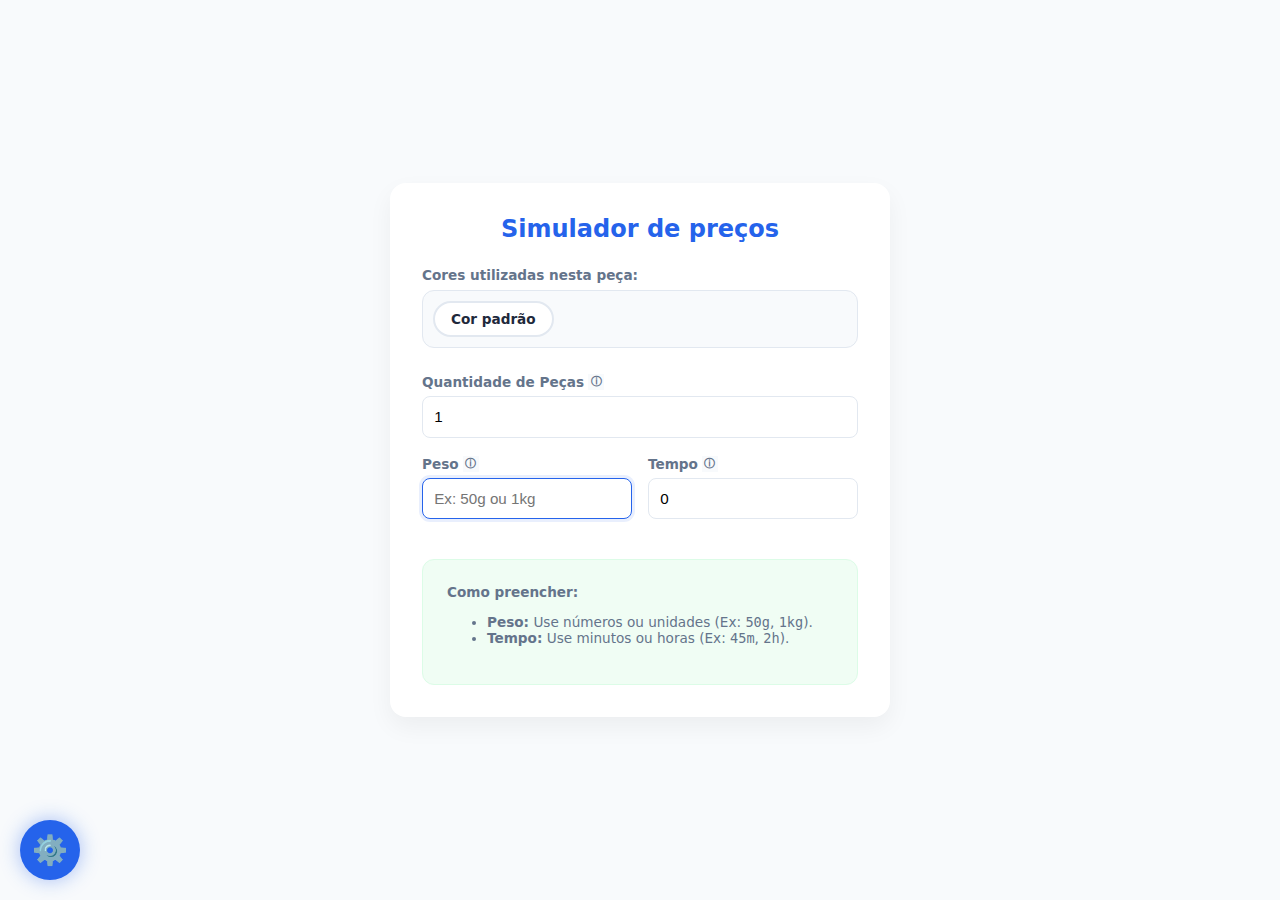
<file: index.html>
<!DOCTYPE html>
<html lang="pt-br">
<head>
    <meta charset="UTF-8">
    <meta name="viewport" content="width=device-width, initial-scale=1.0">
    <title>Calculadora de Impressão 3D</title>
    <link rel="stylesheet" href="style.css">
</head>
<body>
    <div class="main-wrapper">
        <aside id="configPanel" class="config-panel hidden">
            <h2>Configuração Mestra</h2>
            <form id="configForm">
                <div class="row">
                    <div class="input-group">
                        <label for="selEst" data-tooltip="Selecione o estado para carregar a tarifa média de energia automaticamente.">Estado (Tarifa)</label>
                        <select id="selEst"><option value="outros">Manual</option></select>
                    </div>
                    <div class="input-group">
                        <label for="energyKwh" data-tooltip="Custo total por kWh, incluindo impostos (ICMS, PIS/COFINS).">kWh (R$)</label>
                        <input type="number" id="energyKwh" value="0.92" step="0.01">
                    </div>
                </div>
                <div class="input-group">
                    <label for="selImp" data-tooltip="Modelo da impressora para ajuste de consumo base.">Impressora</label>
                    <select id="selImp"><option value="outros">Personalizado</option></select>
                </div>
                <div class="row">
                    <div class="input-group">
                        <label for="consumoKw" data-tooltip="Consumo elétrico médio da impressora durante o funcionamento.">Consumo (kW)</label>
                        <input type="number" id="consumoKw" value="0.07" step="0.001">
                    </div>
                    <div class="input-group">
                        <label for="margin" data-tooltip="Fator de lucro e custos fixos (2.0 = 100% de margem).">Margem</label>
                        <input type="number" id="margin" value="2.0" step="0.1">
                    </div>
                </div>

                <div class="input-group">
                    <label>Meus Filamentos</label>
                    <div class="filament-header">
                        <span>Nome</span>
                        <span>R$</span>
                        <span>gramas</span>
                        <span></span>
                    </div>
                    <div id="filamentList"></div>
                    <button type="button" class="btn btn-add" onclick="App.addFilamentRow()">+ Novo Filamento</button>
                </div>

                <div class="row">
                    <div class="input-group">
                        <label for="machineCost" data-tooltip="Custo fixo por início de impressão (Setup/Fatiamento).">Setup (R$)</label>
                        <input type="number" id="machineCost" value="8">
                    </div>
                    <div class="input-group">
                        <label for="hourRate" data-tooltip="Custo de depreciação, manutenção e ocupação por hora de máquina ligada.">Máquina (R$/h)</label>
                        <input type="number" id="hourRate" value="2.00" step="0.1">
                    </div>
                </div>

                <div class="link-section">
                    <label data-tooltip="Link para você compartilhar essa tela, com suas configurações já preenchidas">Link com estes parâmetros:</label>
                    <textarea id="linkOutput" readonly rows="2"></textarea>
                    <button type="button" class="btn btn-secondary" onclick="App.copyLink()" style="width:100%">📋 Copiar Link</button>
                </div>
            </form>
        </aside>

        <main class="container">
            <h1>Simulador de preços</h1>
            <form id="simulatorForm">
                <div class="input-group">
                    <label>Cores utilizadas nesta peça:</label>
                    <div id="colorChoices" class="color-selector"></div>
                </div>
                <div class="input-group">
                    <label for="quantity" data-tooltip="Quantidade de cópias idênticas que serão impressas.">Quantidade de Peças</label>
                    <input type="number" id="quantity" value="1" min="1">
                </div>
                <div class="row">
                    <div class="input-group">
                        <label for="weight" data-tooltip="Peso total de material usado (indicado pelo fatiador).">Peso</label>
                        <input type="text" id="weight" placeholder="Ex: 50g ou 1kg" autofocus>
                    </div>
                    <div class="input-group">
                        <label for="minutes" data-tooltip="Duração total da impressão estimada pelo fatiador.">Tempo</label>
                        <input type="text" id="minutes" placeholder="Ex: 30m ou 2h" value="0">
                    </div>
                </div>

                <input type="hidden" id="priceKg" value="100">

                <div class="result-card">
                    <div id="instruction" class="instruction-msg">
                        <strong>Como preencher:</strong>
                        <ul>
                            <li><strong>Peso:</strong> Use números ou unidades (Ex: <code>50g</code>, <code>1kg</code>).</li>
                            <li><strong>Tempo:</strong> Use minutos ou horas (Ex: <code>45m</code>, <code>2h</code>).</li>
                        </ul>
                    </div>
                    <div id="resultBox" class="hidden">
                        <div class="result-label">Preço Total Estimado</div>
                        <div id="finalPrice" style="font-size: 2.5rem; font-weight: 800; color: var(--success);">R$ 0,00</div>
                    </div>
                </div>
            </form>
        </main>
    </div>

    <button id="toggleConfig" class="btn-config-trigger" title="Configurações">⚙️</button>
    <script src="app.js"></script>
</body>
</html>
</file>
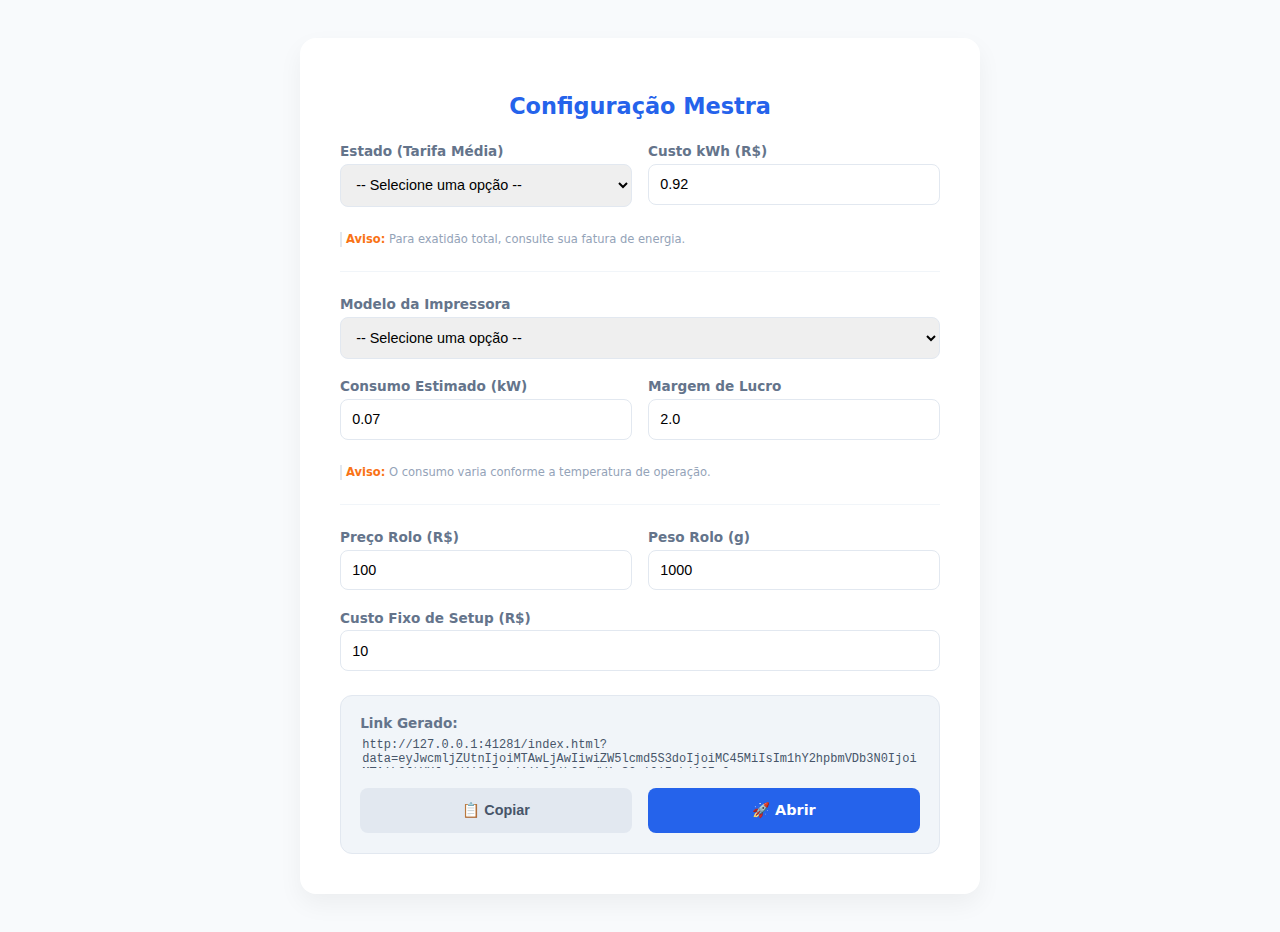
<file: config.html>
<!DOCTYPE html>
<html lang="pt-br">
<head>
  <meta charset="UTF-8" />
  <meta name="viewport" content="width=device-width, initial-scale=1.0" />
  <title>Painel de Configuração Mestra</title>
  <style>
    :root { --primary: #2563eb; --bg: #f8fafc; --card: #ffffff; --text: #1e293b; --orange: #f97316; }
    body { font-family: 'Segoe UI', system-ui, sans-serif; background: var(--bg); display: flex; align-items: center; justify-content: center; min-height: 100vh; margin: 0; padding: 1rem; }
    .container { background: var(--card); padding: 2.5rem; border-radius: 16px; box-shadow: 0 10px 25px rgba(0, 0, 0, 0.05); width: 100%; max-width: 600px; }
    h1 { font-size: 1.4rem; text-align: center; color: var(--primary); margin-bottom: 1.5rem; }
    .input-group { margin-bottom: 1.2rem; }
    label { display: block; font-size: 0.85rem; font-weight: 600; color: #64748b; margin-bottom: 0.3rem; }
    input, select { width: 100%; padding: 0.7rem; border: 1px solid #e2e8f0; border-radius: 8px; font-size: 0.9rem; box-sizing: border-box; }
    .row { display: grid; grid-template-columns: 1fr 1fr; gap: 1rem; }
    .field-alert { font-size: 0.72rem; color: #94a3b8; line-height: 1.3; margin-top: 0.4rem; padding-left: 4px; border-left: 2px solid #e2e8f0; }
    .field-alert strong { color: var(--orange); }
    .link-section { margin-top: 1.5rem; background: #f1f5f9; padding: 1.2rem; border-radius: 12px; border: 1px solid #e2e8f0; }
    #linkOutput { width: 100%; background: transparent; border: none; font-family: monospace; font-size: 0.75rem; color: #475569; margin-bottom: 1rem; resize: none; outline: none; }
    .actions { display: grid; grid-template-columns: 1fr 1fr; gap: 1rem; }
    .btn { padding: 0.9rem; border: none; border-radius: 8px; font-weight: 600; cursor: pointer; transition: 0.2s; font-size: 0.9rem; display: flex; align-items: center; justify-content: center; gap: 8px; text-decoration: none; }
    .btn-copy { background: #e2e8f0; color: #475569; }
    .btn-go { background: var(--primary); color: white; }
    hr { border:0; border-top:1px solid #f1f5f9; margin: 1.5rem 0; }
  </style>
</head>
<body>
  <div class="container">
    <h1>Configuração Mestra</h1>
    <form id="configForm">
      <div class="row">
        <div class="input-group">
          <label>Estado (Tarifa Média)</label>
          <select id="selEst"><option value="outros">Inserir Manualmente</option></select>
        </div>
        <div class="input-group">
          <label>Custo kWh (R$)</label>
          <input type="number" id="energyKwh" value="0.92" step="0.01">
        </div>
      </div>
      <div class="field-alert"><strong>Aviso:</strong> Para exatidão total, consulte sua fatura de energia.</div>
      <hr>
      <div class="input-group">
        <label>Modelo da Impressora</label>
        <select id="selImp"><option value="outros">Personalizado (Manual)</option></select>
      </div>
      <div class="row">
        <div class="input-group">
          <label>Consumo Estimado (kW)</label>
          <input type="number" id="consumoKw" value="0.07" step="0.001">
        </div>
        <div class="input-group">
          <label>Margem de Lucro</label>
          <input type="number" id="margin" value="2.0" step="0.1">
        </div>
      </div>
      <div class="field-alert"><strong>Aviso:</strong> O consumo varia conforme a temperatura de operação.</div>
      <hr>
      <div class="row">
        <div class="input-group"><label>Preço Rolo (R$)</label><input type="number" id="pRolo" value="100"></div>
        <div class="input-group"><label>Peso Rolo (g)</label><input type="number" id="wRolo" value="1000"></div>
      </div>
      <div class="input-group"><label>Custo Fixo de Setup (R$)</label><input type="number" id="machineCost" value="10"></div>
      <div class="link-section">
        <label>Link Gerado:</label>
        <textarea id="linkOutput" readonly rows="2">Gerando...</textarea>
        <div class="actions">
          <button type="button" class="btn btn-copy" onclick="ConfigApp.copy()">📋 Copiar</button>
          <a id="btnGo" href="#" class="btn btn-go" target="_blank">🚀 Abrir</a>
        </div>
      </div>
    </form>
  </div>
  <script src="app-config.js"></script>
</body>
</html>
</file>
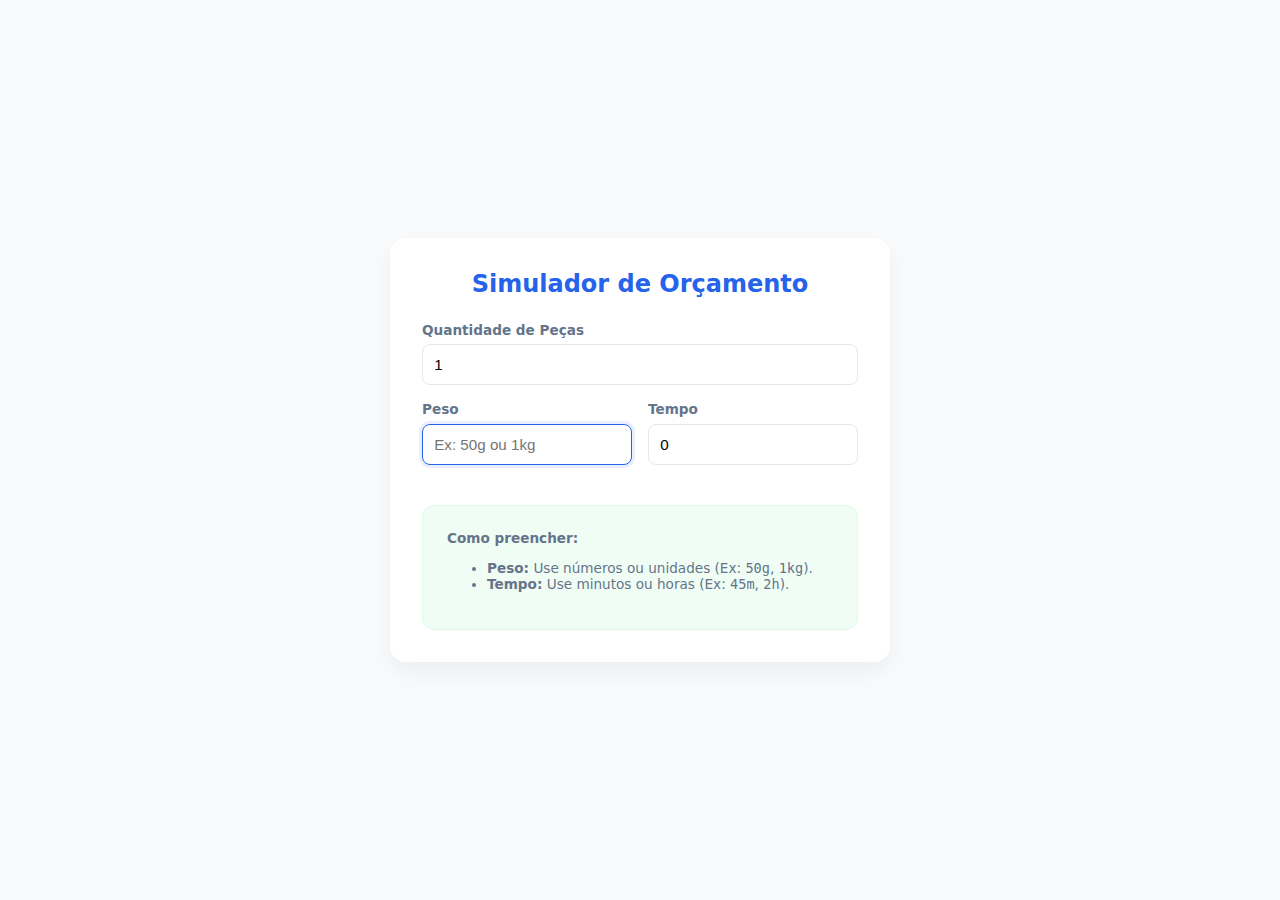
<file: simulador.html>
<!DOCTYPE html>
<html lang="pt-br">
<head>
    <meta charset="UTF-8">
    <title>Calculadora de Impressão</title>
    <link rel="stylesheet" href="style.css">
</head>
<body>
    <div class="container">
        <h1>Simulador de Orçamento</h1>
        <form id="simulatorForm">
            <div class="input-group">
                <label for="quantity">Quantidade de Peças</label>
                <input type="number" id="quantity" value="1" min="1">
            </div>
            <div class="row">
                <div class="input-group">
                    <label id="labelWeight" for="weight">Peso</label>
                    <input type="text" id="weight" placeholder="Ex: 50g ou 1kg" autofocus>
                </div>
                <div class="input-group">
                    <label id="labelTime" for="minutes">Tempo</label>
                    <input type="text" id="minutes" placeholder="Ex: 30m ou 2h" value="0">
                </div>
            </div>

            <div class="hidden">
                <input type="number" id="priceKg" value="100">
                <input type="number" id="energyKwh" value="0.90">
                <input type="number" id="machineCost" value="10">
                <input type="number" id="margin" value="2.0">
                <input type="number" id="consumoKw" value="0.07">
            </div>

            <div class="result-card">
                <div id="instruction" class="instruction-msg">
                    <strong>Como preencher:</strong>
                    <ul>
                        <li><strong>Peso:</strong> Use números ou unidades (Ex: <code>50g</code>, <code>1kg</code>).</li>
                        <li><strong>Tempo:</strong> Use minutos ou horas (Ex: <code>45m</code>, <code>2h</code>).</li>
                    </ul>
                </div>
                <div id="resultBox" class="hidden">
                    <div class="result-label">Preço Total Estimado</div>
                    <div id="finalPrice" style="font-size: 2.5rem; font-weight: 800; color: var(--success);">R$ 0,00</div>
                </div>
            </div>
        </form>
    </div>

    <script src="app.js"></script>
    <script>
        const Simulator = {
            init() {
                this.loadExternalData();
                this.bindEvents();
                this.update();
            },

            loadExternalData() {
                const params = new URLSearchParams(window.location.search);
                const rawData = params.get('data');
                if (rawData) {
                    const data = AppEngine.decodeData(rawData);
                    if (data) {
                        Object.keys(data).forEach(key => {
                            const input = document.getElementById(key);
                            if (input) input.value = data[key];
                        });
                    }
                }
            },

            bindEvents() {
                const form = document.getElementById('simulatorForm');
                form.addEventListener('input', () => this.update());
                document.getElementById('quantity').addEventListener('change', () => this.update());
            },

            update() {
                const weightInput = document.getElementById('weight');
                const qtyInput = document.getElementById('quantity');
                
                // Enforce minimum quantity
                if (qtyInput.value !== "" && parseFloat(qtyInput.value) < 1) qtyInput.value = 1;

                const grams = AppEngine.parseInput(weightInput.value, 'weight');
                const minutes = AppEngine.parseInput(document.getElementById('minutes').value, 'time');
                const qty = parseFloat(qtyInput.value) || 1;

                if (!weightInput.value.trim() || grams === null || grams === 0) {
                    document.getElementById('instruction').classList.remove('hidden');
                    document.getElementById('resultBox').classList.add('hidden');
                    return;
                }

                document.getElementById('instruction').classList.add('hidden');
                document.getElementById('resultBox').classList.remove('hidden');

                const price = AppEngine.calculatePrice({
                    totalGrams: grams * qty,
                    totalMinutes: minutes * qty,
                    priceKg: parseFloat(document.getElementById('priceKg').value),
                    energyPriceKwh: parseFloat(document.getElementById('energyKwh').value),
                    fixedCost: parseFloat(document.getElementById('machineCost').value),
                    margin: parseFloat(document.getElementById('margin').value),
                    machineKw: parseFloat(document.getElementById('consumoKw').value)
                });

                document.getElementById('finalPrice').innerText = `R$ ${price.replace('.', ',')}`;
            }
        };

        window.onload = () => Simulator.init();
    </script>
</body>
</html>
</file>
<file: style.css>
:root {
    --primary: #2563eb;
    --primary-hover: #1d4ed8;
    --bg: #f8fafc;
    --card: #ffffff;
    --text: #1e293b;
    --text-muted: #64748b;
    --success: #059669;
    --error: #ef4444;
    --border: #e2e8f0;
}

* {
    box-sizing: border-box;
}

body {
    font-family: 'Segoe UI', system-ui, -apple-system, sans-serif;
    background-color: var(--bg);
    color: var(--text);
    margin: 0;
    padding: 1rem;
    display: flex;
    align-items: center;
    justify-content: center;
    min-height: 100dvh; /* Usa dynamic viewport unit para evitar scroll no mobile */
}

/* Wrapper principal que garante a centralização */
.main-wrapper {
    display: flex;
    width: 100%;
    justify-content: center; /* Centraliza a calculadora quando o painel some */
    align-items: flex-start;
    gap: 2rem;
    transition: all 0.3s ease;
}

/* Containers base */
.container, .config-panel {
    background: var(--card);
    padding: 2rem;
    border-radius: 16px;
    box-shadow: 0 10px 25px rgba(0, 0, 0, 0.05);
    width: 100%;
}

.container {
    max-width: 500px;
}

.config-panel {
    max-width: 380px;
}

.hidden {
    display: none !important;
}

/* Tipografia */
h1, h2 {
    color: var(--primary);
    text-align: center;
    margin: 0 0 1.5rem 0;
}

h1 {
    font-size: 1.5rem;
}

h2 {
    font-size: 1.1rem;
}

/* Formulários */
.input-group {
    margin-bottom: 1rem;
}

label {
    display: block;
    font-size: 0.85rem;
    font-weight: 600;
    margin-bottom: 0.4rem;
    color: var(--text-muted);
}

input, select, textarea {
    width: 100%;
    padding: 0.7rem;
    border: 1px solid var(--border);
    border-radius: 8px;
    font-size: 0.95rem;
    transition: all 0.2s;
}

input:focus {
    outline: none;
    border-color: var(--primary);
    box-shadow: 0 0 0 3px rgba(37, 99, 235, 0.1);
}

.row {
    display: grid;
    grid-template-columns: 1fr 1fr;
    gap: 1rem;
}

/* Botões */
.btn {
    padding: 0.8rem;
    border: none;
    border-radius: 8px;
    font-weight: 600;
    cursor: pointer;
    transition: 0.2s;
    font-size: 0.9rem;
    display: flex;
    align-items: center;
    justify-content: center;
    gap: 8px;
}

.btn-secondary {
    background: #e2e8f0;
    color: #475569;
}

.btn-secondary:hover {
    background: #cbd5e1;
}

.btn-add {
    margin: 10px 0 20px 0;
    width: 100%;
    background: #ecfdf5;
    color: var(--success);
    border: 1px dashed var(--success);
}

.btn-add:hover {
    background: var(--success);
    color: white;
}

.btn-remove {
    background: #fee2e2;
    color: var(--error);
    border: none;
    border-radius: 6px;
    cursor: pointer;
    height: 32px;
    font-weight: bold;
    transition: 0.2s;
}

.btn-remove:hover {
    background: var(--error);
    color: white;
}

/* Engrenagem Flutuante */
.btn-config-trigger {
    position: fixed;
    bottom: 20px;
    left: 20px;
    background: var(--card);
    border: 1px solid var(--border);
    border-radius: 50%;
    width: 45px;
    height: 45px;
    cursor: pointer;
    box-shadow: 0 4px 12px rgba(0, 0, 0, 0.1);
    font-size: 1.2rem;
    z-index: 100;
    display: flex;
    align-items: center;
    justify-content: center;
    transition: transform 0.3s ease;
}

.btn-config-trigger:hover {
    transform: rotate(90deg);
}

/* Resultados da Calculadora */
.result-card {
    margin-top: 1.5rem;
    padding: 1.5rem;
    background: #f0fdf4;
    border-radius: 12px;
    border: 1px solid #dcfce7;
    text-align: center;
}
.instruction-msg {
     font-size: 0.85rem;
     color: var(--text-muted);
    text-align: left;
 }
.btn-config-trigger.attention-mode {
    width: 60px;
    height: 60px;
    font-size: 1.8rem;
    background: var(--primary);
    color: white;
    border: none;
    opacity: 1;
    animation: jump-attention 3s ease-in-out infinite;
    box-shadow: 0 0 20px rgba(37, 99, 235, 0.4);
}

@keyframes jump-attention {
    0%, 20%, 50%, 80%, 100% {
        transform: translateY(0);
    }
    40% {
        transform: translateY(-15px) scale(1.1);
    }
    60% {
        transform: translateY(-7px) rotate(10deg);
    }
}

/* Tooltips */
label[data-tooltip] {
    display: inline-flex;
    align-items: center;
    gap: 4px;
    position: relative;
    cursor: default;
}

label[data-tooltip]::after {
    content: "ⓘ";
    font-size: 0.7rem;
    color: var(--text-muted);
    background: var(--bg);
    width: 16px;
    height: 16px;
    display: flex;
    align-items: center;
    justify-content: center;
    cursor: help;
}

label[data-tooltip]::before {
    content: attr(data-tooltip);
    position: absolute;
    bottom: 125%;
    left: 50%;
    transform: translateX(-50%);
    background: #333;
    color: #fff;
    padding: 8px 12px;
    border-radius: 6px;
    font-size: 0.75rem;
    width: 180px;
    opacity: 0;
    visibility: hidden; /* Garante que não apareça sem hover */
    pointer-events: none;
    transition: opacity 0.2s ease;
    z-index: 999;
    text-align: center;
    font-weight: normal;
    line-height: 1.2;
    box-shadow: 0 4px 10px rgba(0, 0, 0, 0.2);
    transition: opacity 0.2s;
}

label[data-tooltip]:hover::before {
    opacity: 1;
    visibility: visible;
}

.filament-header, .filament-item {
    display: grid;
    grid-template-columns: 5fr 2fr 3fr 35px;
    gap: 8px;
    align-items: center;
}

.filament-header {
    font-size: 0.7rem;
    font-weight: bold;
    color: var(--text-muted);
    padding: 0 10px;
    margin-bottom: 4px;
}

.filament-item {
    background: var(--bg);
    padding: 8px;
    border-radius: 8px;
    margin-bottom: 8px;
    border: 1px solid var(--border);
}

.filament-item input {
    padding: 6px;
    font-size: 0.85rem;
    background: #fff;
}

.filament-item input[type=number]::-webkit-inner-spin-button {
    -webkit-appearance: none;
    margin: 0;
}

/* Chips de Cores */
.color-selector {
    display: flex;
    flex-wrap: wrap;
    gap: 8px;
    margin-bottom: 1.5rem;
    padding: 10px;
    background: var(--bg);
    border-radius: 12px;
    border: 1px solid var(--border);
}

.color-chip {
    padding: 8px 16px;
    border: 2px solid var(--border);
    border-radius: 50px;
    font-size: 0.85rem;
    font-weight: 600;
    cursor: pointer;
    background: white;
    transition: all 0.2s;
    user-select: none;
}

.color-chip:hover {
    border-color: var(--primary);
}

.color-chip.selected {
    background: var(--primary);
    color: white;
    border-color: var(--primary);
    box-shadow: 0 4px 10px rgba(37, 99, 235, 0.3);
}


@media (max-width: 850px) {
    .main-wrapper {
        flex-direction: column;
        align-items: center;
        padding-bottom: 60px;
    }

    .config-panel {
        order: 2;
    }

    .container {
        order: 1;
    }
}
</file>
